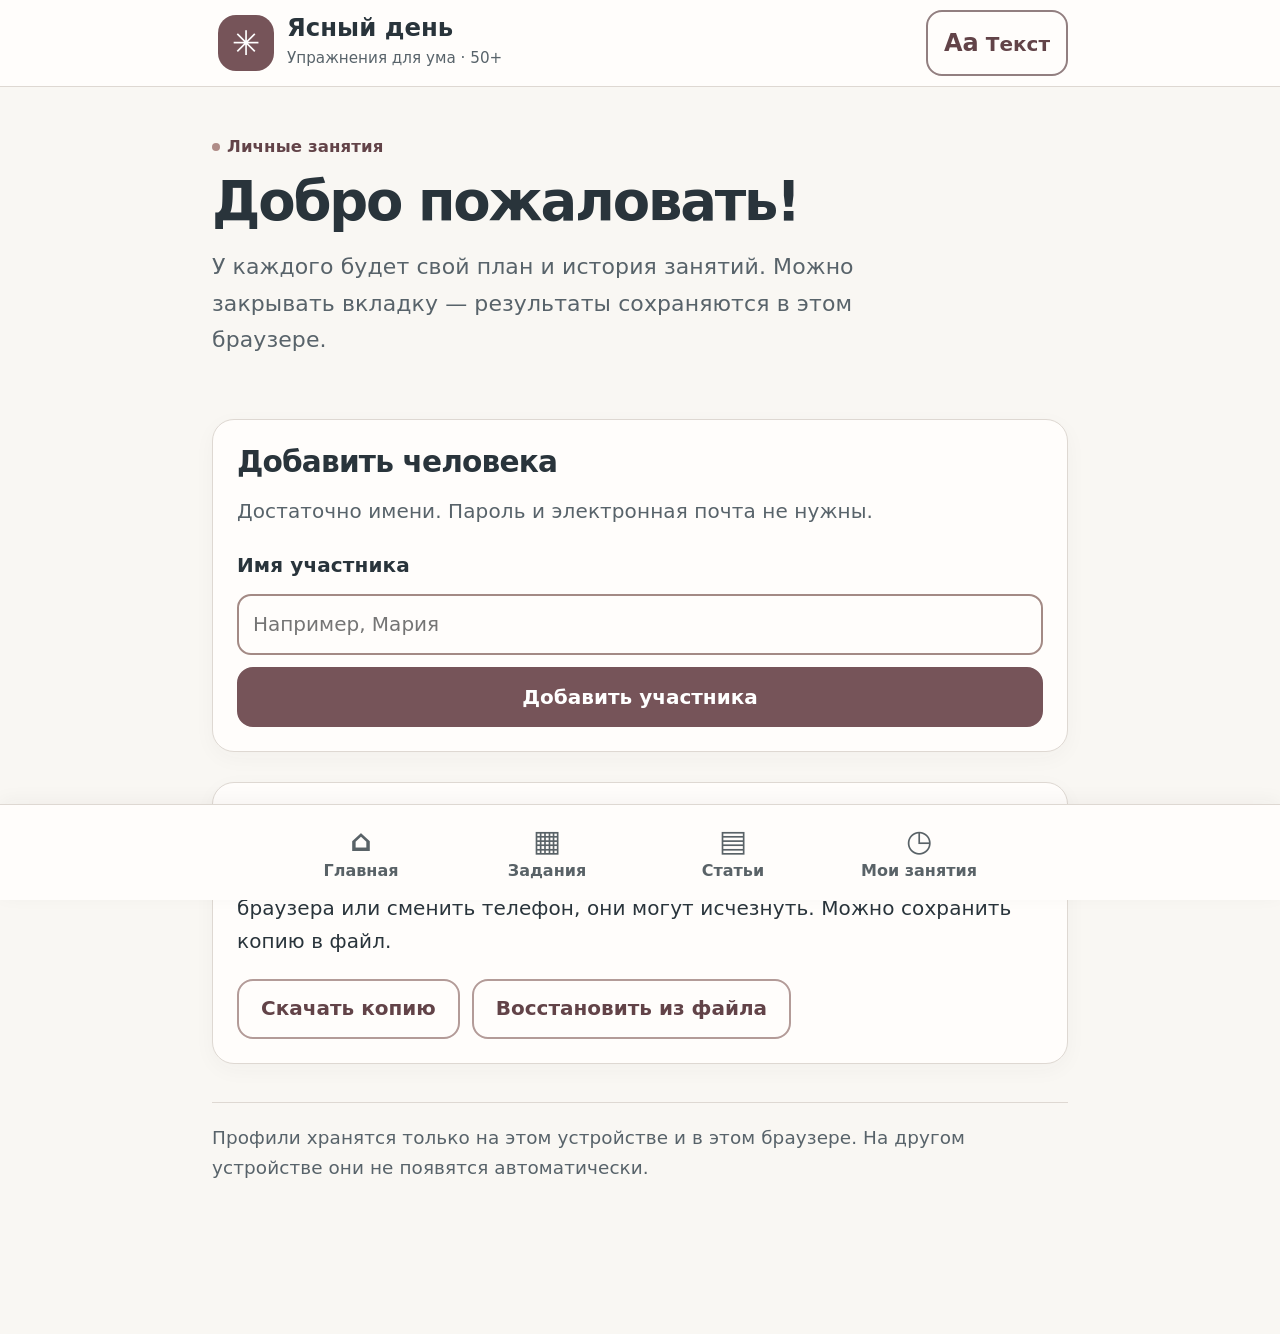
<file: index.html>
<!doctype html>
<html lang="ru">
<head>
  <meta charset="utf-8">
  <meta name="viewport" content="width=device-width, initial-scale=1, viewport-fit=cover">
  <meta name="theme-color" content="#765459">
  <meta name="description" content="Ясный день 50+: занятия для памяти, внимания и мышления, полезные статьи и спокойные практики.">
  <meta name="color-scheme" content="light">
  <link rel="manifest" href="./manifest.webmanifest">
  <link rel="icon" type="image/svg+xml" href="./icon.svg">
  <link rel="apple-touch-icon" href="./icon-192.png">
  <link rel="stylesheet" href="./styles.css">
  <title>Ясный день 50+ — память и внимание</title>
</head>
<body>
  <a class="skip-link" href="#main">Перейти к содержимому</a>
  <div id="app">
    <header class="topbar">
      <div class="container topbar-inner">
        <button type="button" class="brand" data-action="nav" data-target="home" aria-label="На главную">
          <span class="brand-mark" aria-hidden="true">✳</span><span><strong>Ясный день</strong><small>Упражнения для ума · 50+</small></span>
        </button>
        <button type="button" class="text-adjust" data-action="font" aria-label="Изменить размер текста"><span aria-hidden="true">Аа</span> Текст</button>
      </div>
    </header>
    <main id="main" class="container" tabindex="-1"><noscript>Для работы приложения нужно включить JavaScript.</noscript></main>
    <nav class="bottom-nav" aria-label="Основное меню">
      <button data-action="nav" data-target="home" class="nav-btn active"><span aria-hidden="true">⌂</span>Главная</button>
      <button data-action="nav" data-target="library" class="nav-btn"><span aria-hidden="true">▦</span>Задания</button>
      <button data-action="nav" data-target="articles" class="nav-btn"><span aria-hidden="true">▤</span>Статьи</button>
      <button data-action="nav" data-target="progress" class="nav-btn"><span aria-hidden="true">◷</span>Мои занятия</button>
    </nav>
  </div>
  <script src="./content.js" defer></script>
  <script src="./app.js" defer></script>
</body>
</html>
</file>
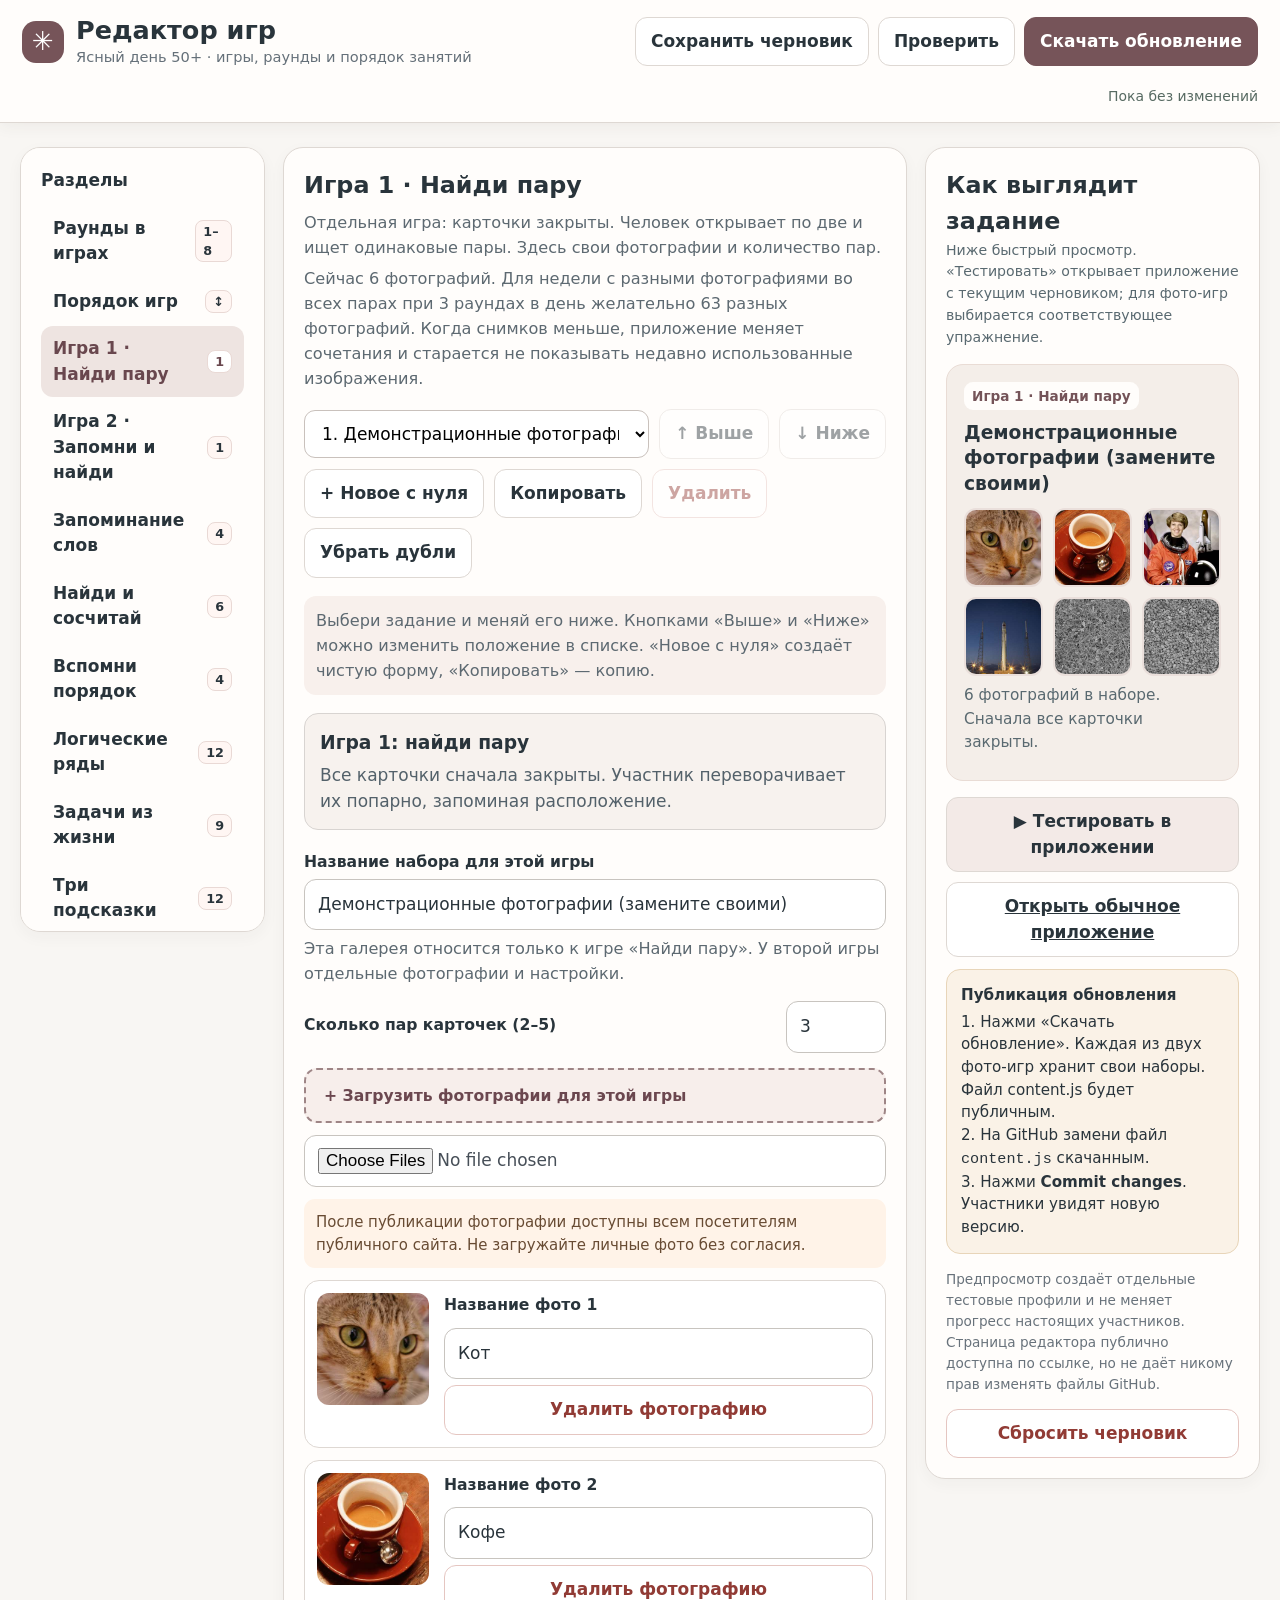
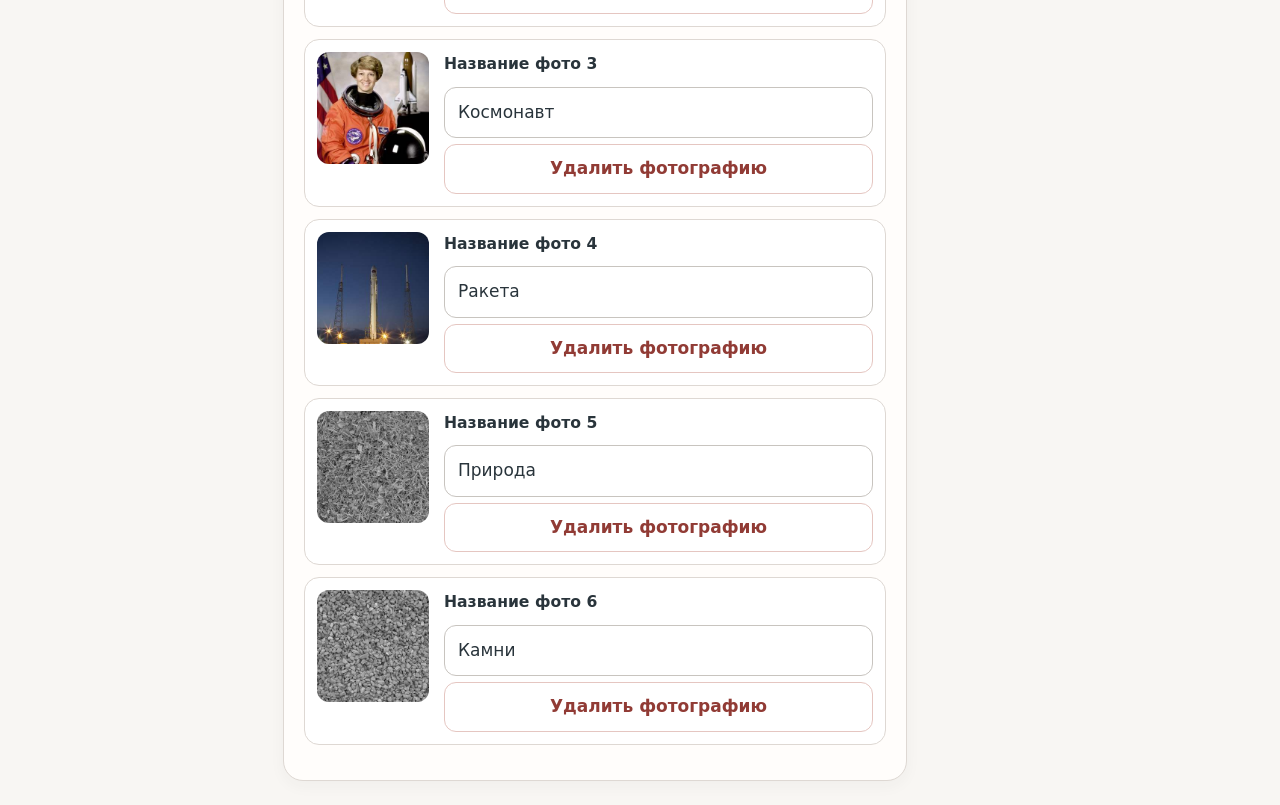
<file: studio.html>
<!doctype html>
<html lang="ru">
<head>
<meta charset="utf-8"/>
<meta name="viewport" content="width=device-width,initial-scale=1"/>
<meta name="color-scheme" content="light"/>
<meta name="robots" content="noindex,nofollow"/>
<title>Редактор игр — Ясный день 50+</title>
<style>
:root{font-family:system-ui,-apple-system,"Segoe UI",Arial,sans-serif;color:#29343b;background:#f8f6f3;font-size:17px;line-height:1.5;--accent:#765459;--dark:#29343b;--border:#ded8d3;--cream:#f8f6f3;--card:#fffdfb}
*{box-sizing:border-box}body{margin:0}button,input,textarea,select{font:inherit}button{cursor:pointer}button:disabled{cursor:not-allowed;opacity:.45}button:focus-visible,input:focus-visible,textarea:focus-visible,select:focus-visible,a:focus-visible{outline:3px solid #aa6d73;outline-offset:3px}a{color:#765459}h1,h2,h3,p{margin:0}h1{font-size:1.5rem;line-height:1.2}h2{font-size:1.4rem}h3{font-size:1.05rem}p{line-height:1.55}header{position:sticky;top:0;z-index:10;background:#fffdfb;border-bottom:1px solid var(--border);box-shadow:0 3px 15px #413b3410}.top{max-width:1420px;margin:auto;padding:15px 22px;display:flex;align-items:center;gap:18px;justify-content:space-between;flex-wrap:wrap}.logo{display:flex;align-items:center;gap:12px}.mark{width:42px;height:42px;border-radius:14px;background:var(--accent);display:grid;place-items:center;color:white;font-size:26px}.sub{color:#657079;font-size:.86rem}.actions{display:flex;gap:9px;flex-wrap:wrap;align-items:center}.button{border:1px solid var(--border);background:white;color:var(--dark);border-radius:12px;padding:11px 15px;font-weight:700;min-height:45px}.button.primary{background:var(--accent);border-color:var(--accent);color:white}.button.soft{background:#f3eae7}.button.warn{color:#913b35;border-color:#e5c6c1}.button:hover{filter:brightness(.97)}main{max-width:1420px;margin:24px auto;padding:0 20px;display:grid;grid-template-columns:245px minmax(400px,1fr) minmax(275px,335px);gap:18px;align-items:start}.panel{border:1px solid var(--border);background:var(--card);border-radius:20px;padding:20px;box-shadow:0 5px 16px #36312a0a}.sidebar{position:sticky;top:100px;max-height:calc(100vh - 115px);overflow-y:auto}.sidebar h2{font-size:1rem;margin:0 0 12px}.group{padding:10px 12px;border:0;background:transparent;border-radius:12px;width:100%;text-align:left;color:var(--dark);font-weight:650;margin:2px 0;display:flex;justify-content:space-between;gap:10px;align-items:center}.group.selected{background:#eee4e1;color:#69474e}.counter{background:#fff6f3;border:1px solid #e9d9d5;padding:1px 7px;border-radius:8px;font-size:.75rem}.group.selected .counter{background:white}.topline{display:flex;align-items:start;justify-content:space-between;gap:16px;flex-wrap:wrap;margin-bottom:18px}.desc{color:#5d6971;max-width:65ch;font-size:.95rem;margin-top:6px}.entry-tools{display:flex;gap:10px;align-items:center;flex-wrap:wrap;margin:16px 0 18px}.entry-tools select{flex:1;min-width:190px;max-width:100%;padding:12px 13px;border:1.5px solid #c9c1bc;background:white;border-radius:11px}.field{display:block;margin:15px 0}.field label{display:block;font-weight:750;font-size:.92rem;margin-bottom:5px}.field small{display:block;color:#617079;margin-top:5px;font-size:.8rem}.field input,.field textarea{width:100%;border:1.5px solid #c8c4bf;border-radius:12px;padding:12px 13px;background:white;color:var(--dark);line-height:1.5}.field textarea{resize:vertical;min-height:80px}.field textarea.rows{min-height:115px}.field textarea.paras{min-height:195px}.hint{font-size:.83rem;color:#596970}.status{font-size:.82rem;color:#576a62;margin-left:auto}.status.warning{color:#9d453b}.preview-panel{position:sticky;top:100px}.mini{border-radius:17px;background:#f4eee9;padding:17px;margin-top:15px;border:1px solid #e9dcd5}.mini span.tag{display:inline-block;background:#fffdfb;color:#745358;border-radius:9px;padding:4px 8px;font-size:.8rem;font-weight:700;margin-bottom:10px}.mini h3{font-size:1.1rem;line-height:1.35;margin-bottom:12px}.mini .choice{border:1px solid #ded1c9;border-radius:10px;margin:6px 0;padding:9px;background:white;font-size:.9rem}.mini .correct{background:#eaf2ea;border-color:#b9d1b9}.mini p{margin:8px 0;font-size:.9rem}.callout{background:#faf2e7;border:1px solid #e8d5b9;border-radius:14px;padding:14px;margin:12px 0;font-size:.89rem}.callout b{display:block;margin-bottom:4px}.footer-note{font-size:.8rem;color:#68727b;margin-top:15px}.stages{margin-top:16px;display:grid;gap:10px}.stages a,.stages button{width:100%;text-align:center}.entryempty{padding:45px 10px;text-align:center;color:#6b7277}.notify{position:fixed;right:20px;bottom:20px;padding:13px 18px;border-radius:12px;background:#263d34;color:white;max-width:350px;box-shadow:0 8px 26px #1114;display:none;z-index:30}.notify.visible{display:block}ol{padding-left:22px}li{margin:6px 0}strong{font-weight:780}@media(max-width:1120px){main{grid-template-columns:210px minmax(320px,1fr)}.preview-panel{position:static;grid-column:2}.sidebar{top:95px}}@media(max-width:720px){main{display:block;padding:0 12px;margin:12px auto}.sidebar,.preview-panel{position:static;max-height:none;margin-bottom:14px}.sidebar .groups{display:grid;grid-template-columns:1fr 1fr;gap:4px}.panel{padding:16px;margin-bottom:14px}.group{padding:10px 7px;font-size:.87rem}.top{padding:12px}.actions{width:100%}.actions .button{flex:1;padding:10px}.entry-tools select{width:100%;flex-basis:100%}.preview-panel{display:block}.status{width:100%}h1{font-size:1.25rem}}

.photo-levels{display:grid;grid-template-columns:1fr 100px;align-items:center;gap:10px;margin:15px 0}.photo-levels input{min-width:0;width:100%}.image-upload-label{display:block;padding:14px 18px;border:2px dashed #9e8586;background:#f7eeeb;border-radius:13px;font-weight:800;cursor:pointer;color:#6b474f;margin:12px 0}
#picture-files{display:block;width:100%;margin:12px 0;color:#474f58}.privacy-note{padding:12px;background:#fff3e8;border-radius:11px;font-size:.88rem;color:#684b33;line-height:1.5}
.picture-row{display:grid;grid-template-columns:112px 1fr;gap:15px;align-items:start;border:1px solid #ded8d3;border-radius:15px;padding:12px;margin:12px 0;background:#fff}
.picture-row img{width:112px;height:112px;border-radius:12px;object-fit:cover}.picture-edit{display:grid;gap:6px}.picture-edit input{width:100%;min-width:0}
.image-gallery-min{display:grid;grid-template-columns:repeat(3,minmax(0,1fr));gap:10px;margin-top:10px}.image-gallery-min img{width:100%;aspect-ratio:1;object-fit:cover;border-radius:12px;border:2px solid #eadfdb}
#edit-hint{margin:12px 0 18px;padding:12px;background:#f8f0ec;border-radius:12px}#entry-select{min-width:260px}.photo-select{width:100%;padding:12px;border:1.5px solid #c8c4bf;background:white;border-radius:12px;color:#29343b}.editor-game-explain{border:1px solid #d8d4d1;background:#f7f2ee;border-radius:14px;padding:15px;margin-bottom:20px}.editor-game-explain strong{font-size:1.1rem}.editor-game-explain p{margin-top:5px;color:#53616a}
@media(max-width:500px){.picture-row{grid-template-columns:84px 1fr}.picture-row img{width:84px;height:84px}.image-gallery-min{grid-template-columns:repeat(2,minmax(0,1fr))}}

.order-item{display:flex;align-items:center;gap:12px;background:#fff;border:1px solid #d9d2ce;border-radius:12px;padding:10px 12px;margin:8px 0}
.order-num{min-width:27px;font-weight:750;color:#765459;text-align:center}.order-name{flex:1;font-weight:700;line-height:1.4}.order-actions{display:flex;gap:6px}.order-actions button{width:46px;height:46px;border:1px solid #c9b9b9;border-radius:11px;background:#f9f3ef;font-size:1.35rem;font-weight:800;color:#5e434b}.order-actions button:disabled{opacity:.3}
@media(max-width:480px){.order-item{gap:5px;padding:9px 7px}.order-actions button{width:41px;height:43px}.order-name{font-size:.9rem}}

.round-item{display:grid;grid-template-columns:minmax(175px,1fr) auto;align-items:center;gap:14px;padding:14px 15px;margin:10px 0;border:1px solid #e2dad5;border-radius:15px;background:white}
.round-name{font-weight:750;color:#29343b}.round-note{font-size:.82rem;color:#5d6971;margin-top:3px}
.round-controls{display:flex;gap:6px;align-items:center}.round-controls button{width:43px;height:45px;border:1.5px solid #c9b9b9;background:#f9f3ef;color:#644851;border-radius:11px;font-size:1.35rem;font-weight:800}.round-controls button:disabled{opacity:.35}
.round-controls input{width:66px;height:45px;text-align:center;border:1.5px solid #c9b9b9;border-radius:11px;background:#fff;color:#29343b;font-size:1.05rem;font-weight:750}.round-controls input:disabled{background:#f2efec}
@media(max-width:500px){.round-item{gap:8px;padding:12px 10px;grid-template-columns:minmax(120px,1fr) auto}.round-controls input{width:48px}.round-controls button{width:36px;height:42px}}
</style>
<script src="./content.js" defer></script>
<script defer>
'use strict';
const KEY='yasny-editor-draft-v1';
const CATALOG={
PICTURE_PAIR_SETS:{name:'Игра 1 · Найди пару',desc:'Отдельная игра: карточки закрыты. Человек открывает по две и ищет одинаковые пары. Здесь свои фотографии и количество пар.',kind:'pictures',fields:[]},
PICTURE_MEMORY_SETS:{name:'Игра 2 · Запомни и найди',desc:'Отдельная игра: одна фотография показывается для запоминания, исчезает, и только после этого появляются варианты ответа. Здесь можно загрузить другие фотографии и выбрать время.',kind:'pictures',fields:[]},
WORD_POOLS:{name:'Запоминание слов',desc:'Каждая строка — одно слово. Один список используется в одном раунде.',kind:'list',fields:[['items','Слова','lines','Минимум 8 разных слов; лучше 12.']]},
FOCUS_POOLS:{name:'Найди и сосчитай',desc:'Первое слово — искомое, остальные — похожие отвлекающие.',kind:'list',fields:[['items','Слова','lines','Нужно 4 или больше: первое — цель.']]},
SEQ_POOLS:{name:'Вспомни порядок',desc:'Наборы для запоминания последовательности.',kind:'list',fields:[['items','Слова','lines','Минимум 5 разных слов.']]},
LOGIC:{name:'Логические ряды',desc:'Варианты ответов и объяснение правильного решения.',kind:'object',fields:[['q','Задание','text'],['choices','Варианты ответов','lines','Каждый ответ — с новой строки, минимум два.'],['answer','Правильный ответ','text','В точности как один из вариантов.'],['why','Объяснение','textarea']]},
EVERYDAY:{name:'Задачи из жизни',desc:'Небольшие бытовые задачи без давления времени.',kind:'object',fields:[['q','Вопрос','textarea'],['choices','Варианты ответов','lines'],['answer','Правильный ответ','text'],['why','Объяснение','textarea']]},
ASSOCIATIONS:{name:'Три подсказки',desc:'Три ассоциации, четыре возможных ответа.',kind:'object',fields:[['clues','Подсказки','lines','Желательно ровно три.'],['choices','Варианты ответов','lines'],['answer','Правильный ответ','text'],['why','Объяснение','textarea']]},
SPEECH_PROMPTS:{name:'Подбери слова',desc:'Участник называет или записывает слова по заданной теме.',kind:'object',fields:[['title','Название задания','text'],['hint','Пояснение','textarea'],['sample','Пример','textarea']]},
PLANNING_TASKS:{name:'Планирование',desc:'Три действия должны быть записаны сразу в правильном порядке.',kind:'object',fields:[['q','Ситуация','textarea'],['steps','Правильный порядок действий','lines','Каждое действие с новой строки, минимум три.'],['why','Объяснение','textarea']]},
ARTICLES:{name:'Полезные статьи',desc:'Короткие статьи для чтения в приложении.',kind:'object',fields:[['id','Уникальный ID (латиница)','text'],['category','Раздел','text'],['minutes','Время чтения в минутах','number'],['title','Заголовок','text'],['source','Код источника','text','Например who, nia, rusmanual. Используй существующий код источника.'],['paras','Абзацы статьи','paragraphs','Отделяйте абзацы пустой строкой.'],['tip','Совет в конце','textarea']]},
NEURO_VIDEOS:{name:'Видео нейрогимнастики',desc:'Используются ссылки на оригинальные видеоплееры, не копии чужих роликов.',kind:'object',fields:[['id','Уникальный ID (латиница)','text'],['name','Название','text'],['author','Автор / канал','text'],['provider','Платформа','text'],['length','Продолжительность','text'],['desc','Описание','textarea'],['url','Ссылка на оригинал','text','Ссылка должна начинаться с https://'],['embed','Ссылка для встраивания','text','Используй адрес встраивания, предоставленный платформой.']]},
NEURO_STEPS:{name:'Движения рук',desc:'Пошаговые движения и более простой вариант.',kind:'object',fields:[['name','Название','text'],['duration','Примерная длительность','text'],['kind','Что тренируем','text'],['instruction','Инструкция','textarea'],['easier','Упрощённый вариант','textarea']]}
};
const toText=v=>v==null?'':typeof v==='string'?v:String(v);
const htmlEscape=x=>toText(x).replace(/[&<>"']/g,c=>({'&':'&amp;','<':'&lt;','>':'&gt;','"':'&quot;',"'":'&#39;'}[c]));
const clone=v=>JSON.parse(JSON.stringify(v));
let published, content, selectedType='PICTURE_PAIR_SETS', selectedIndex=0, statusTimer;
const PHOTO_KEYS=['PICTURE_PAIR_SETS','PICTURE_MEMORY_SETS'];
// Приоритет порядка игр внутри ежедневных комплексов. Выбор игр продолжает меняться по дням.
const DEFAULT_PLAN_ORDER=['words','changes','picturepairs','focus','symbols','picturefind','sequence','logic','association','wordfluency','planning','everyday','neuro','calm'];
const GAME_TITLES={words:'Запоминание слов',changes:'Что исчезло?',picturepairs:'Найди пару',focus:'Найди и сосчитай',symbols:'Найди символ',picturefind:'Запомни и найди',sequence:'Вспомни порядок',logic:'Продолжи ряд',association:'Три подсказки',wordfluency:'Подбери слова',planning:'Расставь по порядку',everyday:'Задачи из жизни',neuro:'Нейрогимнастика',calm:'Спокойное дыхание'};
const DEFAULT_ROUNDS={picturepairs:3,picturefind:3,words:3,focus:4,sequence:3,logic:4,everyday:4,calm:1,neuro:5,changes:3,symbols:4,association:4,wordfluency:3,planning:3};
function roundMax(type){return type==='calm'?1:type==='neuro'?Math.max(1,content?.NEURO_STEPS?.length||5):8}
function normalizeRoundCounts(o){const counts=o.ROUND_COUNTS&&typeof o.ROUND_COUNTS==='object'&&!Array.isArray(o.ROUND_COUNTS)?o.ROUND_COUNTS:{};
 o.ROUND_COUNTS=Object.fromEntries(Object.entries(DEFAULT_ROUNDS).map(([type,fallback])=>{
 const n=Number(counts[type]),max=type==='neuro'?Math.max(1,o.NEURO_STEPS?.length||5):type==='calm'?1:8;
 return [type,Number.isInteger(n)&&n>=1&&n<=max?n:Math.min(fallback,max)];
 }));return o;}

function normalizePlanOrder(o){const v=Array.isArray(o.PLAN_ORDER)?o.PLAN_ORDER:[];o.PLAN_ORDER=[...new Set([...v.filter(x=>DEFAULT_PLAN_ORDER.includes(x)),...DEFAULT_PLAN_ORDER])];return o;}

function migratePhotoCollections(obj){
 const legacy=Array.isArray(obj.PICTURE_SETS)?obj.PICTURE_SETS:[];
 for(const key of PHOTO_KEYS){
  if(!Array.isArray(obj[key]))obj[key]=clone(legacy).map((s,i)=>({...s,id:(key==='PICTURE_PAIR_SETS'?'pair-':'memory-')+(s.id||i)}));
  for(const rec of obj[key]){if(key==='PICTURE_MEMORY_SETS'&&rec.studySeconds===undefined)rec.studySeconds=15;}
 }
 return normalizeRoundCounts(normalizePlanOrder(obj));
}
const $=id=>document.getElementById(id);
function inform(msg,problem=false){const el=$('notify');el.textContent=msg;el.style.background=problem?'#894b42':'#263d34';el.classList.add('visible');setTimeout(()=>el.classList.remove('visible'),2600)}
function restoreDraft(){try{const val=JSON.parse(localStorage.getItem(KEY)||'null');return val&&typeof val==='object'&&Array.isArray(val.LOGIC)?Object.assign({},clone(window.YASNY_CONTENT),val):null}catch{return null}}
function saveDraft(){try{localStorage.setItem(KEY,JSON.stringify(content));$('status').textContent='Черновик сохранён в этом браузере';$('status').classList.remove('warning')}catch(e){$('status').textContent='Не удалось сохранить черновик. Скачай файл.';$('status').classList.add('warning')}}
function markSaved(){clearTimeout(statusTimer);$('status').textContent='Сохранение…';statusTimer=setTimeout(saveDraft,300)}
function humanItem(item,idx,type){if(PHOTO_KEYS.includes(type))return `${idx+1}. ${item.title||'Набор фотографий'} (${item.images?.length||0} фото)`;if(Array.isArray(item))return `${idx+1}. ${item.slice(0,3).join(' · ')}${item.length>3?'…':''}`;return `${idx+1}. ${item.title||item.q||item.name||item.clues?.join(' + ')||'Задание'}`.slice(0,80)}
function listTypes(){const list=$('groups');list.innerHTML=`<button class="group ${selectedType==='__ROUNDS__'?'selected':''}" type="button" data-type="__ROUNDS__">Раунды в играх <span class="counter">1–8</span></button><button class="group ${selectedType==='__ORDER__'?'selected':''}" type="button" data-type="__ORDER__">Порядок игр <span class="counter">↕</span></button>`+Object.keys(CATALOG).map(k=>`<button class="group ${k===selectedType?'selected':''}" data-type="${k}" type="button">${htmlEscape(CATALOG[k].name)} <span class="counter">${content[k].length}</span></button>`).join('');list.querySelectorAll('button').forEach(b=>b.addEventListener('click',()=>{selectedType=b.dataset.type;selectedIndex=0;renderAll()}))}
function getItems(){return content[selectedType]}
function removeDuplicates(){let removed=0;for(const key of Object.keys(CATALOG)){
 const list=content[key],seen=new Set();content[key]=list.filter(item=>{let fingerprint=JSON.stringify(item);if(seen.has(fingerprint)){removed++;return false}seen.add(fingerprint);return true});
 }
 selectedIndex=0;markSaved();renderAll();inform(removed?`Удалено повторов: ${removed}`:'Одинаковых заданий не найдено');}
function moveEntry(direction){if(selectedType==='__ORDER__'||selectedType==='__ROUNDS__')return;const list=getItems();const to=selectedIndex+direction;if(to<0||to>=list.length)return;[list[selectedIndex],list[to]]=[list[to],list[selectedIndex]];selectedIndex=to;markSaved();renderAll();inform('Задание перемещено');}
function renderGameOrder(){
  const host=$('fields');const order=content.PLAN_ORDER;
  host.hidden=false;
  host.innerHTML=`<div class="editor-game-explain"><strong>Очередность упражнений</strong><p>Перемещай игры кнопками ↑ и ↓. Этот порядок используется в ежедневных занятиях на 15, 20 и 30 минут. Состав игр по-прежнему чередуется по дням. Уже начатые занятия не изменятся.</p></div><div id="order-items">${order.map((k,i)=>`<div class="order-item"><span class="order-num">${i+1}.</span><span class="order-name">${htmlEscape(GAME_TITLES[k])}</span><div class="order-actions"><button data-move-order="-1" data-index="${i}" ${i===0?'disabled':''} title="Выше" aria-label="${htmlEscape(GAME_TITLES[k])}: выше">↑</button><button data-move-order="1" data-index="${i}" ${i===order.length-1?'disabled':''} title="Ниже" aria-label="${htmlEscape(GAME_TITLES[k])}: ниже">↓</button></div></div>`).join('')}</div><p class="footer-note">Это приоритет расположения игр, а не обязательное участие каждой игры каждый день. Например, две фото-игры по-прежнему чередуются.</p>`;
  host.querySelectorAll('[data-move-order]').forEach(btn=>btn.addEventListener('click',()=>{const i=Number(btn.dataset.index),j=i+Number(btn.dataset.moveOrder);if(j<0||j>=order.length)return;[order[i],order[j]]=[order[j],order[i]];markSaved();renderAll();}));
  $('mini').innerHTML=`<span class="tag">Порядок игр</span><h3>Порядок, который ты настроила</h3><ol>${order.map(k=>`<li>${htmlEscape(GAME_TITLES[k])}</li>`).join('')}</ol>`;
}
function renderRounds(){
 const host=$('fields');host.hidden=false;
 const rows=DEFAULT_PLAN_ORDER.map(type=>{
  const val=content.ROUND_COUNTS[type],max=roundMax(type),fixed=type==='calm';
  return `<div class="round-item"><div><div class="round-name">${htmlEscape(GAME_TITLES[type])}</div><div class="round-note">${fixed?'Одна дыхательная практика, без дополнительных раундов':type==='neuro'?'Движений в опубликованном комплексе: '+max:'Можно выбрать от 1 до 8 раундов'}</div></div><div class="round-controls"><button type="button" data-round-step="-1" data-round-type="${type}" aria-label="Уменьшить: ${htmlEscape(GAME_TITLES[type])}" ${val<=1?'disabled':''}>−</button><input data-round-type="${type}" aria-label="Раундов: ${htmlEscape(GAME_TITLES[type])}" type="number" inputmode="numeric" min="1" max="${max}" value="${val}" ${fixed?'disabled':''}/><button type="button" data-round-step="1" data-round-type="${type}" aria-label="Увеличить: ${htmlEscape(GAME_TITLES[type])}" ${val>=max?'disabled':''}>+</button></div></div>`;
 }).join('');
 host.innerHTML=`<div class="editor-game-explain"><strong>Сколько заданий будет в одной игре</strong><p>Для каждой игры своё количество раундов. Например, логика — 3, поиск пар — 5, слова — 2. Запас вопросов и фотографий в библиотеке от этого не меняется.</p></div><div class="callout"><b>Как это влияет на 20-минутный комплекс</b>Больше раундов — длиннее занятие, меньше — короче. 20 минут остаётся ориентиром, приложение не ускоряет человека и не ставит таймер на решение.</div><div id="round-items">${rows}</div><p class="footer-note">Раунды изменятся со следующего запуска игры. Уже начатые участниками задания останутся с прежним количеством.</p>`;
 function update(type,n){const max=roundMax(type);const next=Math.max(1,Math.min(max,Math.round(Number(n)||1)));content.ROUND_COUNTS[type]=next;markSaved();renderRounds();}
 host.querySelectorAll('[data-round-step]').forEach(b=>b.addEventListener('click',()=>{const t=b.dataset.roundType;update(t,content.ROUND_COUNTS[t]+Number(b.dataset.roundStep))}));
 host.querySelectorAll('input[data-round-type]').forEach(el=>el.addEventListener('change',()=>update(el.dataset.roundType,el.value)));
 $('mini').innerHTML=`<span class="tag">Раунды в играх</span><h3>Твои настройки</h3><div>${DEFAULT_PLAN_ORDER.map(t=>`<div class="choice">${htmlEscape(GAME_TITLES[t])}: <strong>${content.ROUND_COUNTS[t]}</strong></div>`).join('')}</div><p class="hint">Нажми «Скачать обновление» и опубликуй content.js, чтобы настройки получили все участники.</p>`;
}
function renderEntryList(){let a=getItems();if(selectedIndex>=a.length)selectedIndex=Math.max(0,a.length-1);$('entry-select').innerHTML=a.map((x,i)=>`<option value="${i}">${htmlEscape(humanItem(x,i,selectedType))}</option>`).join('');$('entry-select').value=String(selectedIndex);$('empty').hidden=a.length!==0;$('fields').hidden=a.length===0;$('delete').disabled=a.length<=1;$('duplicate').disabled=a.length===0;$('move-up').disabled=a.length===0||selectedIndex===0;$('move-down').disabled=a.length===0||selectedIndex===a.length-1}
function fieldText(v,kind){if(kind==='paragraphs')return Array.isArray(v)?v.join('\n\n'):toText(v);if(kind==='lines')return Array.isArray(v)?v.join('\n'):toText(v);return toText(v)}
async function photoToData(file){
 if(!file.type.startsWith('image/'))throw new Error('Нужен файл изображения JPG, PNG, WEBP или HEIC, поддерживаемый браузером');
 const objectUrl=URL.createObjectURL(file);
 try{const image=new Image();image.src=objectUrl;await image.decode();const canvas=document.createElement('canvas');const side=Math.min(image.naturalWidth,image.naturalHeight);
 canvas.width=400;canvas.height=400;const ctx=canvas.getContext('2d',{alpha:false});ctx.fillStyle='#ffffff';ctx.fillRect(0,0,400,400);
 ctx.drawImage(image,(image.naturalWidth-side)/2,(image.naturalHeight-side)/2,side,side,0,0,400,400);
 return canvas.toDataURL('image/jpeg',0.62);
 }finally{URL.revokeObjectURL(objectUrl)}
}
function renderPictureFields(){
 const rec=getItems()[selectedIndex],host=$('fields');host.innerHTML='';if(!rec)return;
 const memory=selectedType==='PICTURE_MEMORY_SETS';
 const wrapper=document.createElement('div');wrapper.className='field';
 wrapper.innerHTML=`<div class="editor-game-explain"><strong>${memory?'Игра 2: запомни и найди':'Игра 1: найди пару'}</strong><p>${memory?'Фото появляется отдельно, затем исчезает. После этого участник выбирает правильное фото среди других.':'Все карточки сначала закрыты. Участник переворачивает их попарно, запоминая расположение.'}</p></div>
 <label for="picture-title">Название набора для этой игры</label><input id="picture-title" placeholder="Например, предметы дома"/>
 <p class="desc">${memory?'Эта галерея относится только к игре «Запомни и найди».':'Эта галерея относится только к игре «Найди пару». У второй игры отдельные фотографии и настройки.'}</p>
 ${memory?`<div class="photo-levels"><label for="photo-find-count">Сколько картинок показывать при поиске (3–6)</label><input id="photo-find-count" type="number" min="3" max="6"/></div><div class="field"><label for="photo-study-seconds">Время на запоминание</label><select id="photo-study-seconds" class="photo-select"><option value="0">Без таймера, по кнопке</option><option value="10">10 секунд</option><option value="15">15 секунд</option><option value="20">20 секунд</option><option value="30">30 секунд</option></select><small>По истечении времени фотография исчезнет автоматически. Участник также может нажать «Я запомнил(а)» раньше.</small></div>`:`<div class="photo-levels"><label for="photo-pairs-count">Сколько пар карточек (2–5)</label><input id="photo-pairs-count" type="number" min="2" max="5"/></div>`}
 <label for="picture-files" class="image-upload-label">+ Загрузить фотографии для этой игры</label><input id="picture-files" type="file" accept="image/*" multiple/><p class="privacy-note">После публикации фотографии доступны всем посетителям публичного сайта. Не загружайте личные фото без согласия.</p><div id="picture-gallery" class="image-gallery"></div>`;
 host.appendChild(wrapper);
 const controls=memory?[['photo-find-count','findOptions',3,6,5]]:[['photo-pairs-count','pairs',2,5,3]];
 for(const [field,key,min,max,defaultValue] of controls){const input=$(field);input.value=String(rec[key]??defaultValue);input.addEventListener('change',()=>{rec[key]=Math.max(min,Math.min(max,Number(input.value)||defaultValue));input.value=rec[key];markSaved();renderMini()})}
 if(memory){const seconds=$('photo-study-seconds');seconds.value=String([0,10,15,20,30].includes(Number(rec.studySeconds))?Number(rec.studySeconds):15);seconds.addEventListener('change',()=>{rec.studySeconds=Number(seconds.value);markSaved();renderMini()})}
 const title=$('picture-title');title.value=rec.title||'';title.addEventListener('input',()=>{rec.title=title.value;markSaved();renderMini()});
 $('picture-files').addEventListener('change',async event=>{
  const files=Array.from(event.target.files||[]);if(!files.length)return;
  inform('Обрабатываю фотографии…');for(const file of files){try{const src=await photoToData(file);rec.images.push({id:'image-'+Date.now().toString(36)+Math.random().toString(36).slice(2,6),name:file.name.replace(/\.[^.]+$/,'').slice(0,40)||'Фото',src});}catch(err){inform(`Не удалось прочитать ${file.name}`,true)}}
  markSaved();renderPictureGallery();renderMini();event.target.value='';
 });renderPictureGallery();
}

function renderPictureGallery(){const rec=getItems()[selectedIndex];const host=$('picture-gallery');if(!host)return;
 host.innerHTML=(rec.images||[]).map((im,i)=>`<div class="picture-row"><img src="${htmlEscape(im.src)}" alt="${htmlEscape(im.name)}"/><div class="picture-edit"><label for="image-name-${i}">Название фото ${i+1}</label><input id="image-name-${i}" data-rename="${i}" value="${htmlEscape(im.name)}" aria-label="Название фотографии ${i+1}"/><button type="button" class="button warn" data-remove="${i}">Удалить фотографию</button></div></div>`).join('')||'<p class="desc">Пока нет фотографий. Нажмите «Загрузить свои фотографии».</p>';
 host.querySelectorAll('[data-rename]').forEach(input=>input.addEventListener('input',()=>{rec.images[Number(input.dataset.rename)].name=input.value;markSaved();renderMini()}));
 host.querySelectorAll('[data-remove]').forEach(btn=>btn.addEventListener('click',()=>{rec.images.splice(Number(btn.dataset.remove),1);markSaved();renderPictureGallery();renderMini()}));
}

function renderFields(){const schema=CATALOG[selectedType],row=getItems()[selectedIndex];$('fields').innerHTML='';if(!row)return;if(schema.kind==='pictures'){renderPictureFields();return;}for(const [name,label,kind,hint] of schema.fields){let v=schema.kind==='list'?row:row[name];const container=document.createElement('div');container.className='field';let l=document.createElement('label');l.textContent=label;let ctl=document.createElement(kind==='textarea'||kind==='lines'||kind==='paragraphs'?'textarea':'input');ctl.id='field-'+name;l.htmlFor=ctl.id;container.appendChild(l);if(ctl.tagName==='TEXTAREA'){ctl.className=kind==='paragraphs'?'paras':kind==='lines'?'rows':'';ctl.rows=kind==='paragraphs'?9:kind==='lines'?5:3}else{ctl.type=kind==='number'?'number':'text';if(kind==='number')ctl.min='1'}ctl.value=fieldText(v,kind);ctl.addEventListener('input',()=>{let newVal=ctl.value;if(kind==='lines')newVal=newVal.split(/\r?\n/).map(x=>x.trim()).filter(Boolean);if(kind==='paragraphs')newVal=newVal.split(/\n\s*\n/).map(x=>x.trim()).filter(Boolean);if(kind==='number')newVal=Math.max(1,Number(newVal)||1);if(schema.kind==='list')getItems()[selectedIndex]=newVal;else getItems()[selectedIndex][name]=newVal;markSaved();renderMini();});container.appendChild(ctl);if(hint){let el=document.createElement('small');el.textContent=hint;container.appendChild(el)}$('fields').appendChild(container)}}
function renderMini(){const typ=selectedType,rec=getItems()[selectedIndex],host=$('mini');if(!rec){host.innerHTML='<p>Добавьте первое задание.</p>';return}let h=`<span class="tag">${htmlEscape(CATALOG[typ].name)}</span>`;if(PHOTO_KEYS.includes(typ)){h+=`<h3>${htmlEscape(rec.title)}</h3><div class="image-gallery-min">${(rec.images||[]).map(im=>`<img src="${htmlEscape(im.src)}" alt="${htmlEscape(im.name)}" title="${htmlEscape(im.name)}"/>`).join('')}</div><p class="hint">${rec.images?.length||0} фотографий в наборе. ${typ==='PICTURE_MEMORY_SETS'?'Образец исчезнет через '+(Number(rec.studySeconds)||0)+' сек. (0 = по кнопке).':'Сначала все карточки закрыты.'}</p>`}
else if(Array.isArray(rec)){h+=`<h3>${typ==='FOCUS_POOLS'?'Найдите первый элемент':'Запомните слова'}</h3><div>${rec.map((x,i)=>`<div class="choice">${typ==='FOCUS_POOLS'&&i===0?'Цель: ':''}${htmlEscape(x)}</div>`).join('')}</div>`}
else if(rec.choices){h+=`<h3>${htmlEscape(rec.q||rec.clues?.join(' · ')||'Какой вариант подходит?')}</h3>${rec.choices.map(c=>`<div class="choice ${c===rec.answer?'correct':''}">${htmlEscape(c)}</div>`).join('')}<p class="hint">Правильный ответ выделен только в редакторе.</p>`}
else if(rec.steps){h+=`<h3>${htmlEscape(rec.q)}</h3>${rec.steps.map((step,i)=>`<div class="choice">${i+1}. ${htmlEscape(step)}</div>`).join('')}`}
else if(rec.paras){h+=`<h3>${htmlEscape(rec.title)}</h3>${rec.paras.slice(0,2).map(p=>`<p>${htmlEscape(p)}</p>`).join('')}`}
else{h+=`<h3>${htmlEscape(rec.title||rec.name||'Новое упражнение')}</h3><p>${htmlEscape(rec.hint||rec.desc||rec.instruction||'Заполните поля слева.')}</p>`}host.innerHTML=h}
function libraryWarning(){const items=getItems();if(!Array.isArray(items)||selectedType==='__ORDER__'||selectedType==='__ROUNDS__')return '';
 const rounds={LOGIC:content.ROUND_COUNTS.logic,EVERYDAY:content.ROUND_COUNTS.everyday,ASSOCIATIONS:content.ROUND_COUNTS.association,SPEECH_PROMPTS:content.ROUND_COUNTS.wordfluency,PLANNING_TASKS:content.ROUND_COUNTS.planning,FOCUS_POOLS:content.ROUND_COUNTS.focus,PICTURE_PAIR_SETS:content.ROUND_COUNTS.picturepairs,PICTURE_MEMORY_SETS:content.ROUND_COUNTS.picturefind};
 const needed=7*(rounds[selectedType]||0);
 if(!needed)return '';
 if(['PICTURE_PAIR_SETS','PICTURE_MEMORY_SETS'].includes(selectedType)){
  const photos=items.reduce((n,set)=>n+(set.images||[]).filter(im=>im.src).length,0);
  const perRound=selectedType==='PICTURE_PAIR_SETS'?Math.max(2,Math.min(5,Number(items[0]?.pairs)||3)):1;
  const minimum=needed*perRound;
  return `<p class="desc">Сейчас ${photos} фотографий. Для недели с разными ${selectedType==='PICTURE_PAIR_SETS'?'фотографиями во всех парах':'образцами для запоминания'} при ${rounds[selectedType]} раундах в день желательно ${minimum} разных фотографий. Когда снимков меньше, приложение меняет сочетания и старается не показывать недавно использованные изображения.</p>`;
 }
 return items.length<needed?`<p class="desc">В библиотеке ${items.length} заданий. Для недели с минимальными повторами при ${rounds[selectedType]} раундах в день желательно около ${needed}. Пока вариантов меньше, программа будет повторять давно показанные раньше новых.</p>`:'';
}
function renderAll(){if(selectedType==='__ROUNDS__'){$('section-title').textContent='Раунды в играх';$('section-desc').textContent='У каждой игры можно настроить своё количество раундов.';listTypes();$('entry-tools').hidden=true;$('edit-hint').hidden=true;$('empty').hidden=true;$('errors').hidden=true;renderRounds();return;}if(selectedType==='__ORDER__'){ $('section-title').textContent='Порядок игр в занятиях';$('section-desc').textContent='Здесь можно менять очередность игр для ежедневных занятий, включая основной режим 20 минут.';listTypes();$('entry-tools').hidden=true;$('edit-hint').hidden=true;$('empty').hidden=true;$('errors').hidden=true;renderGameOrder();return;}$('entry-tools').hidden=false;$('edit-hint').hidden=false;const cfg=CATALOG[selectedType];$('section-title').textContent=cfg.name;$('section-desc').textContent=cfg.desc;listTypes();renderEntryList();renderFields();renderMini();const note=libraryWarning();if(note)$('section-desc').insertAdjacentHTML('beforeend',note)}
function newRow(type){
 if(PHOTO_KEYS.includes(type))return {id:(type==='PICTURE_PAIR_SETS'?'pairs-':'memory-')+Date.now().toString(36)+Math.random().toString(36).slice(2,6),title:'Новый набор фотографий',pairs:3,findOptions:5,studySeconds:15,images:[]};
 if(CATALOG[type].kind==='list')return [];
 const o={};for(const [name,,kind] of CATALOG[type].fields)o[name]=kind==='lines'||kind==='paragraphs'?[]:kind==='number'?2:'';
 if('id'in o)o.id='new-'+Math.random().toString(36).slice(2,9);
 if(type==='ARTICLES')o.source='who';
 return o;
}
function readErrors(){
 let problems=[];
 for(const type of Object.keys(DEFAULT_ROUNDS)){
  const n=content.ROUND_COUNTS?.[type];
  if(!Number.isInteger(n)||n<1||n>roundMax(type))problems.push(`${GAME_TITLES[type]}: выберите от 1 до ${roundMax(type)} раундов`);
 }

 for(const type of Object.keys(CATALOG)){
  const a=content[type];
  if(!Array.isArray(a)||!a.length){problems.push(`${CATALOG[type].name}: нет заданий`);continue;}
  for(let i=0;i<a.length;i++){
   const o=a[i],ref=`${CATALOG[type].name} №${i+1}`;
   if(PHOTO_KEYS.includes(type)){
    const n=o.images?.filter(x=>x.src).length||0;
    const min=type==='PICTURE_PAIR_SETS'?Math.max(2,Number(o.pairs)||3):Math.max(3,Number(o.findOptions)||5);
    if(n<min)problems.push(`${ref}: нужно минимум ${min} разных фотографий; загружено ${n}`);
    if(o.images&&new Set(o.images.map(x=>x.src)).size!==o.images.length)problems.push(`${ref}: одинаковые изображения в одном наборе`);
    if(type==='PICTURE_MEMORY_SETS'&&![0,10,15,20,30].includes(Number(o.studySeconds)))problems.push(`${ref}: выберите время запоминания`);
    continue;
   }
   if(Array.isArray(o)){
    const min=type==='FOCUS_POOLS'?4:type==='WORD_POOLS'?8:5;
    if(o.length<min)problems.push(`${ref}: минимум ${min} слов`);
    if(new Set(o).size!==o.length)problems.push(`${ref}: повторяются слова`);
    continue;
   }
   for(const [key,label] of CATALOG[type].fields){
    const v=o[key];
    if(v===undefined||v===null||(typeof v==='string'&&!v.trim())||(Array.isArray(v)&&!v.length))problems.push(`${ref}: заполните «${label}»`);
   }
   if(o.choices){
    if(o.choices.length<2)problems.push(`${ref}: минимум два ответа`);
    if(!o.choices.includes(o.answer))problems.push(`${ref}: правильный ответ не совпадает с вариантами`);
   }
   if(type==='ASSOCIATIONS'&&o.clues.length!==3)problems.push(`${ref}: нужно ровно три подсказки`);
   if(type==='PLANNING_TASKS'&&o.steps.length<3)problems.push(`${ref}: минимум три действия`);
   if(type==='NEURO_VIDEOS'&&(!/^https:\/\//.test(o.url)||!/^https:\/\//.test(o.embed)))problems.push(`${ref}: ссылки должны начинаться с https://`);
   if(['ARTICLES','NEURO_VIDEOS'].includes(type)&&!/^[a-z0-9_-]+$/i.test(o.id))problems.push(`${ref}: ID может содержать только латиницу, цифры, - или _`);
   if(type==='ARTICLES'&&!['dual','who','rus','rusmanual','active','review','nhs','breath','nia','pointer','nice','wcag','nih'].includes(o.source))problems.push(`${ref}: неизвестный код источника`);
  }
  if(type==='WORD_POOLS'||type==='FOCUS_POOLS'||type==='SEQ_POOLS'){if(new Set(a.map(x=>JSON.stringify(x))).size!==a.length)problems.push(`${CATALOG[type].name}: есть полностью одинаковые списки. Нажмите «Убрать дубли».`)}
  if(['ARTICLES','NEURO_VIDEOS',...PHOTO_KEYS].includes(type)){
   const ids=a.map(v=>v.id);
   if(new Set(ids).size!==ids.length)problems.push(`${CATALOG[type].name}: повторяются ID`);
  }
 }
 return problems;
}
function checkContent(){const errs=readErrors();$('errors').hidden=!errs.length;$('errors').innerHTML=errs.length?`<b>Нужно поправить перед публикацией (${errs.length}):</b><ol>${errs.slice(0,18).map(e=>`<li>${htmlEscape(e)}</li>`).join('')}${errs.length>18?`<li>И ещё ${errs.length-18}…</li>`:''}</ol>`:'<b>Всё заполнено корректно.</b>';return errs.length===0}
function exportedContent(){return `/* Материалы приложения «Ясный день 50+». Создано редактором studio.html. */\n(function(){\n  const published = ${JSON.stringify((()=>{const data=clone(content);delete data.PICTURE_SETS;return data})(),null,2)};\n  let current = published;\n  if (new URLSearchParams(location.search).get('preview') === '1') {\n    try {\n      const draft = JSON.parse(localStorage.getItem('yasny-editor-draft-v1') || 'null');\n      if (draft && typeof draft === 'object' && Array.isArray(draft.LOGIC) && Array.isArray(draft.NEURO_VIDEOS)) current = Object.assign({}, published, draft);\n    } catch (e) { console.warn('Не удалось загрузить черновик', e); }\n  }\n  window.YASNY_CONTENT = current;\n})();\n`}
function download(filename,str,mime){const blob=new Blob([str],{type:mime});const url=URL.createObjectURL(blob),a=document.createElement('a');a.href=url;a.download=filename;document.body.appendChild(a);a.click();a.remove();setTimeout(()=>URL.revokeObjectURL(url),2000)}
document.addEventListener('DOMContentLoaded',()=>{
  if(!window.YASNY_CONTENT){document.body.innerHTML='<h1 style="padding:35px">Не загружен content.js. Положите studio.html рядом с content.js.</h1>';return}
  published=migratePhotoCollections(clone(window.YASNY_CONTENT));content=migratePhotoCollections(restoreDraft()||clone(published));renderAll();$('status').textContent=restoreDraft()?'Найден сохранённый черновик':'Пока без изменений';
  $('entry-select').addEventListener('change',e=>{selectedIndex=Number(e.target.value);renderEntryList();renderFields();renderMini();const note=libraryWarning();if(note)$('section-desc').insertAdjacentHTML('beforeend',note)});
  $('dedupe').onclick=removeDuplicates;
  $('move-up').onclick=()=>moveEntry(-1);
  $('move-down').onclick=()=>moveEntry(1);
  $('add').onclick=()=>{getItems().push(newRow(selectedType));selectedIndex=getItems().length-1;markSaved();renderAll();inform('Задание добавлено — отредактируйте поля')};
  $('duplicate').onclick=()=>{getItems().splice(selectedIndex+1,0,clone(getItems()[selectedIndex]));selectedIndex++;let rec=getItems()[selectedIndex];if(!Array.isArray(rec)&&'id'in rec)rec.id='copy-'+Math.random().toString(36).slice(2,8);markSaved();renderAll();inform('Создана копия задания')};
  $('delete').onclick=()=>{if(getItems().length<=1)return inform('В этой категории нужно оставить хотя бы одно задание',true);if(!confirm('Удалить это задание из черновика?'))return;getItems().splice(selectedIndex,1);selectedIndex=Math.max(0,selectedIndex-1);markSaved();renderAll()};
  $('save').onclick=()=>{clearTimeout(statusTimer);saveDraft();inform('Черновик сохранён на этом устройстве')};
  $('check').onclick=()=>{if(checkContent())inform('Проверка пройдена. Можно открыть предпросмотр.')};
  $('preview').onclick=()=>{saveDraft();const exercise=selectedType==='PICTURE_PAIR_SETS'?'picturepairs':selectedType==='PICTURE_MEMORY_SETS'?'picturefind':null;window.open('./index.html?preview=1'+(exercise?'&exercise='+exercise:''),'_blank','noopener')};
  $('download').onclick=()=>{saveDraft();if(!checkContent())return inform('Исправьте замечания в блоке проверки',true);download('content.js',exportedContent(),'text/javascript;charset=utf-8');inform('Файл content.js скачан. Загрузите его на GitHub.')};
  $('reset').onclick=()=>{if(!confirm('Удалить локальный черновик и вернуть материалы из опубликованного content.js?'))return;content=migratePhotoCollections(clone(published));localStorage.removeItem(KEY);selectedIndex=0;renderAll();$('status').textContent='Черновик сброшен'};
});
</script>
</head>
<body>
<header><div class="top"><div class="logo"><div class="mark" aria-hidden="true">✳</div><div><h1>Редактор игр</h1><p class="sub">Ясный день 50+ · игры, раунды и порядок занятий</p></div></div><div class="actions"><button class="button" id="save" type="button">Сохранить черновик</button><button class="button" id="check" type="button">Проверить</button><button class="button primary" id="download" type="button">Скачать обновление</button></div><div class="status" id="status" aria-live="polite">Загрузка…</div></div></header>
<main>
<aside class="panel sidebar"><h2>Разделы</h2><div class="groups" id="groups"></div><div class="callout"><b>Как устроено сохранение</b>Изменения в редакторе видны только тебе, пока не загрузишь обновлённый файл на GitHub.</div></aside>
<section class="panel"><div class="topline"><div><h2 id="section-title"></h2><p class="desc" id="section-desc"></p></div></div><div class="entry-tools" id="entry-tools"><select aria-label="Выберите задание" id="entry-select"></select><button class="button" type="button" id="move-up" title="Переместить выбранное задание выше">↑ Выше</button><button class="button" type="button" id="move-down" title="Переместить выбранное задание ниже">↓ Ниже</button><button class="button" id="add" type="button">+ Новое с нуля</button><button class="button" id="duplicate" type="button">Копировать</button><button class="button warn" id="delete" type="button">Удалить</button><button class="button" id="dedupe" type="button">Убрать дубли</button></div><p class="desc" id="edit-hint">Выбери задание и меняй его ниже. Кнопками «Выше» и «Ниже» можно изменить положение в списке. «Новое с нуля» создаёт чистую форму, «Копировать» — копию.</p><div id="empty" class="entryempty" hidden>Здесь пока нет заданий. Нажмите «Добавить».</div><div id="fields"></div><div id="errors" class="callout" hidden aria-live="polite"></div></section>
<aside class="panel preview-panel"><h2>Как выглядит задание</h2><p class="hint">Ниже быстрый просмотр. «Тестировать» открывает приложение с текущим черновиком; для фото-игр выбирается соответствующее упражнение.</p><div class="mini" id="mini"></div><div class="stages"><button class="button soft" id="preview" type="button">▶ Тестировать в приложении</button><a class="button" href="./index.html" target="_blank" rel="noopener">Открыть обычное приложение</a></div><div class="callout"><b>Публикация обновления</b>1. Нажми «Скачать обновление». Каждая из двух фото-игр хранит свои наборы. Файл content.js будет публичным.<br/>2. На GitHub замени файл <code>content.js</code> скачанным.<br/>3. Нажми <strong>Commit changes</strong>. Участники увидят новую версию.</div><p class="footer-note">Предпросмотр создаёт отдельные тестовые профили и не меняет прогресс настоящих участников. Страница редактора публично доступна по ссылке, но не даёт никому прав изменять файлы GitHub.</p><button class="button warn" id="reset" type="button" style="width:100%;margin-top:14px">Сбросить черновик</button></aside>
</main><div id="notify" class="notify" role="status" aria-live="polite"></div>
</body>
</html>
</file>
<file: styles.css>
:root{--ink:#29343B;--muted:#58636A;--brand:#765459;--brand-dark:#624348;--paper:#F9F7F3;--surface:#FFFDFB;--line:#DED8D2;--mint:#F3EAE6;--soft:#F7F2EE;--gold:#D7BCA6;--focus:#6D536C;--danger:#9B423A;--font-size:20px;--radius:22px;--max:900px;color-scheme:light}
*{box-sizing:border-box}html{font-family:system-ui,-apple-system,'Segoe UI',Roboto,'Helvetica Neue',Arial,sans-serif;font-size:var(--font-size);scroll-behavior:smooth}body{margin:0;background:var(--paper);color:var(--ink);line-height:1.66;letter-spacing:.01em;-webkit-font-smoothing:antialiased;text-rendering:optimizeLegibility}button,input,select{font:inherit}button{cursor:pointer}button:disabled{opacity:.55;cursor:not-allowed}a{color:var(--brand);text-underline-offset:4px}button:focus-visible,a:focus-visible,input:focus-visible{outline:4px solid var(--focus);outline-offset:3px}.container{max-width:var(--max);padding:0 22px;margin:0 auto}.skip-link{position:absolute;left:-9999px;z-index:1000;background:#fff;padding:12px}.skip-link:focus{left:12px;top:12px}.topbar{background:rgba(255,255,255,.92);backdrop-filter:saturate(160%) blur(10px);box-shadow:0 1px 0 #e2e8e4}.topbar-inner{height:86px;display:flex;align-items:center;justify-content:space-between;gap:20px}.brand{display:flex;align-items:center;text-align:left;background:none;border:0;gap:13px;color:var(--ink);padding:6px}.brand-mark{display:grid;place-items:center;color:white;background:linear-gradient(145deg,var(--brand),#6ea79d);font-size:34px;border-radius:18px;width:56px;height:56px;box-shadow:0 10px 24px rgba(78,141,130,.18)}.brand strong{font-size:1.22rem;line-height:1.1;display:block;font-weight:800}.brand small{display:block;color:var(--muted);font-size:.72rem;margin-top:4px}.text-adjust{border:1px solid #d6dfda;background:#fff;color:var(--brand-dark);border-radius:16px;padding:11px 16px;min-height:50px;font-weight:750;white-space:nowrap;box-shadow:0 4px 14px rgba(35,58,52,.04)}.text-adjust span{font-size:1.2rem}main{padding-top:34px!important;padding-bottom:132px!important;min-height:calc(100vh - 100px)}.eyebrow{display:inline-flex;gap:7px;align-items:center;font-weight:750;font-size:.83rem;color:var(--brand);margin-bottom:10px}.eyebrow:before{content:'';width:8px;height:8px;background:#6f9e86;border-radius:50%}h1,h2,h3,p{margin-top:0}h1{font-size:clamp(1.85rem,5vw,2.72rem);letter-spacing:-.04em;line-height:1.14;margin:0 0 16px;font-weight:820}h2{font-size:1.48rem;line-height:1.22;letter-spacing:-.028em;margin-bottom:15px;font-weight:800}h3{font-size:1.15rem;line-height:1.32;margin-bottom:8px;font-weight:780}.lead{font-size:1.1rem;color:var(--muted);max-width:720px}.small{font-size:.85rem}.muted{color:var(--muted)}.hero{background:linear-gradient(145deg,#eef5f2 0%,#f8f7f3 56%,#fbf4e7 100%);padding:34px 34px 30px;border-radius:30px;border:1px solid #dfe6e1;position:relative;overflow:hidden;box-shadow:0 18px 40px rgba(34,49,58,.05)}.hero:after{content:'✳';position:absolute;font-size:130px;color:#c7d9d0;opacity:.4;right:-18px;top:-34px;pointer-events:none}.hero>*{position:relative;z-index:1}.hero .lead{max-width:600px}.badge{display:inline-flex;background:#f0f5f2;border:1px solid #dbe7e0;color:#35574f;font-size:.82rem;font-weight:760;padding:7px 13px;border-radius:999px}.section{margin:30px 0}.section-header{display:flex;align-items:baseline;justify-content:space-between;gap:15px;flex-wrap:wrap}.card{background:var(--surface);border:1px solid var(--line);border-radius:var(--radius);padding:24px;box-shadow:0 10px 28px rgba(35,58,52,.045)}.card.soft{background:var(--soft)}.grid{display:grid;grid-template-columns:repeat(2,minmax(0,1fr));gap:15px}.grid-three{display:grid;grid-template-columns:repeat(3,minmax(0,1fr));gap:14px}.stack{display:grid;gap:18px}.btn{border:2px solid transparent;background:linear-gradient(180deg,#5b9a8f 0%,var(--brand) 100%);color:#fff;min-height:58px;padding:13px 22px;border-radius:16px;font-weight:780;font-size:1rem;display:inline-flex;justify-content:center;align-items:center;gap:10px;line-height:1.25;text-align:center;transition:transform .1s,background .1s,box-shadow .1s;box-shadow:0 8px 18px rgba(78,141,130,.18)}.btn:hover{background:linear-gradient(180deg,#4f9085 0%,var(--brand-dark) 100%);box-shadow:0 10px 20px rgba(78,141,130,.22)}.btn:active{transform:scale(.99)}.btn.secondary{border-color:#d1dbd5;color:var(--brand-dark);background:#fff;box-shadow:none}.btn.secondary:hover{background:#f1f5f2}.btn.ghost{border:0;background:transparent;color:var(--brand)}.btn.full{width:100%}.btn.small-btn{font-size:.9rem;min-height:47px;padding:8px 12px}.btn.light{background:#eef5f2;color:#2f5c54;box-shadow:none}.option{min-height:66px;width:100%;text-align:left;border:2px solid #d1dbd5;border-radius:16px;padding:14px 16px;background:#fff;color:var(--ink);font-weight:720;box-shadow:0 3px 10px rgba(35,58,52,.025)}.option:hover,.option.selected{border-color:var(--brand);background:#f1f7f4}.option.selected{box-shadow:inset 0 0 0 1px var(--brand)}.options{display:grid;grid-template-columns:repeat(2,minmax(0,1fr));gap:12px}.options.centered .option{text-align:center}.row{display:flex;align-items:center;gap:12px;flex-wrap:wrap}.row.between{justify-content:space-between}.topspace{margin-top:18px}.bottomspace{margin-bottom:18px}.mode{border:2px solid var(--line);border-radius:18px;padding:10px 18px;background:white;min-width:96px;min-height:58px;text-align:center;color:var(--ink);font-weight:760;box-shadow:0 3px 10px rgba(35,58,52,.025)}.mode.selected{background:linear-gradient(180deg,#5a998e 0%,var(--brand) 100%);color:white;border-color:var(--brand);box-shadow:0 8px 18px rgba(78,141,130,.18)}.mode-row{display:flex;gap:10px;flex-wrap:wrap;margin:17px 0 23px}.feature-icon{background:#f0f5f2;border-radius:16px;width:54px;height:54px;display:grid;place-items:center;font-size:1.55rem;margin-bottom:14px}.feature-card{display:flex;flex-direction:column;min-height:204px}.feature-card p{color:var(--muted);font-size:.87rem;margin:0 0 16px}.feature-card .btn{margin-top:auto}.banner{padding:18px 20px;background:#fcf6ea;border:1px solid #eadabb;border-radius:18px;font-size:.94rem;color:#5a4930}.tip{padding:18px 20px;border-radius:18px;background:#f0f6f2;border-left:5px solid #7ea08b;margin:15px 0}.progress-bar{height:13px;border-radius:99px;background:#dfe7e2;overflow:hidden;margin:10px 0}.progress-bar div{background:#347765;height:100%;border-radius:99px;transition:width .3s}.game-card{background:white;border:1px solid var(--line);border-radius:26px;padding:25px;margin:22px 0;box-shadow:0 12px 26px rgba(35,58,52,.04)}.game-card .hint{color:var(--muted);font-size:.88rem}.game-title{font-size:1.3rem;font-weight:800}.memory-words{display:grid;grid-template-columns:repeat(2,minmax(0,1fr));gap:12px;list-style:none;padding:0;margin:25px 0}.memory-words li,.sequence-item{display:grid;place-items:center;min-height:76px;background:#f1f6f3;border:2px solid #d8e2dc;border-radius:18px;text-align:center;font-weight:760;font-size:1.07rem;padding:10px}.count-grid{display:grid;grid-template-columns:repeat(4,minmax(0,1fr));gap:9px;margin:20px 0}.count-grid span{border:1px solid #dbe3df;border-radius:12px;background:#f6f8f6;min-height:58px;display:grid;place-items:center;font-weight:700;font-size:1rem;white-space:nowrap}.number-sequence{font-size:clamp(1.58rem,5vw,2.2rem);font-weight:820;letter-spacing:.08em;text-align:center;background:#f3f7f5;padding:26px 10px;border-radius:20px;margin:19px 0}.selected-sequence{min-height:65px;background:#f5f8f6;padding:11px;border:1px dashed var(--brand);border-radius:16px;display:flex;gap:10px;align-items:center;flex-wrap:wrap;margin-bottom:18px;font-weight:700}.feedback{margin:18px 0 0;padding:19px;background:#eff6f1;border-radius:18px;border:1px solid #dbe7de;color:#29493a}.feedback.neutral{background:#fcf6ea;border-color:#e7d9bb;color:#5b4b34}.feedback p{margin:8px 0 0}.article-card{display:flex;flex-direction:column;gap:8px}.article-card .btn{align-self:start}.article-text{line-height:1.82;font-size:1.06rem}.article-text p{margin-bottom:18px}.article-text ul{padding-left:26px}.article-text li{margin-bottom:10px}.article-meta{color:var(--muted);font-size:.85rem;margin-bottom:22px}.count-big{font-size:2.8rem;line-height:1.1;font-weight:850;color:var(--brand-dark)}.days{display:grid;grid-template-columns:repeat(7,minmax(0,1fr));gap:6px}.day{text-align:center;border-radius:15px;padding:10px 2px;background:#f4f7f5;font-size:.82rem;color:var(--muted);min-width:0}.day.completed{background:#deeee4;color:#2f5e52;font-weight:800}.day strong{display:block;font-size:1.25rem;margin-top:6px}.breath-wrap{display:grid;place-items:center;min-height:270px;overflow:hidden}.breath-circle{width:168px;height:168px;border-radius:100%;background:radial-gradient(circle,#deefe5,#9bc7b8);border:6px solid #bfdccd;box-shadow:0 0 0 26px #edf4ef;transition:transform 3.9s ease-in-out;display:grid;place-items:center;font-weight:850;font-size:1.5rem;color:#1e5147}.breath-circle.exhale{transform:scale(.83);transition-duration:5.9s}.breath-circle.inhale{transform:scale(1.08)}.timer{text-align:center;font-size:1.5rem;font-variant-numeric:tabular-nums;font-weight:800}.bottom-nav{position:fixed;bottom:0;left:0;right:0;z-index:20;display:flex;gap:6px;justify-content:center;background:rgba(255,255,255,.96);backdrop-filter:saturate(150%) blur(10px);border-top:1px solid #e2e8e3;padding:10px max(12px,env(safe-area-inset-right)) calc(10px + env(safe-area-inset-bottom)) max(12px,env(safe-area-inset-left));box-shadow:0 -8px 30px rgba(20,58,51,.06)}.nav-btn{width:min(23%,180px);border:none;border-radius:16px;min-height:70px;background:transparent;color:#5a6b69;display:flex;flex-direction:column;align-items:center;justify-content:center;gap:4px;font-size:.76rem;line-height:1.2;font-weight:800;text-align:center}.nav-btn span{font-size:1.5rem;line-height:1.1}.nav-btn.active{background:#eef5f2;color:#2d6056;box-shadow:inset 0 0 0 1px #dde7e1}.source-list li{margin-bottom:12px}.footnote{margin-top:38px;color:#61756f;font-size:.84rem;border-top:1px solid #dbe5df;padding-top:20px}.divider{border:0;border-top:1px solid var(--line);margin:23px 0}.setting-row{display:flex;justify-content:space-between;gap:14px;align-items:center;padding:13px 0;border-bottom:1px solid var(--line)}.setting-row:last-child{border:0}.chip{font-size:.84rem;font-weight:700;color:#3e625b;background:#f0f5f2;border-radius:99px;padding:5px 11px}.sr-only{position:absolute;left:-10000px;width:1px;height:1px;overflow:hidden}.empty{padding:25px;border:1px dashed #c8d4ce;background:#fff;border-radius:14px;text-align:center}.back{margin-bottom:20px;min-height:49px;background:none;border:0;font-weight:800;color:var(--brand-dark);padding:8px 0}.card:focus-within{scroll-margin-top:18px}@media(min-width:700px){.main-content{max-width:760px}.hero{padding:40px}main{padding-top:42px!important}}@media(max-width:580px){:root{--font-size:20px}.container{padding-left:16px;padding-right:16px}.topbar-inner{height:74px}.brand-mark{height:46px;width:46px;font-size:29px;border-radius:14px}.brand strong{font-size:1.06rem}.brand small{font-size:.64rem}.text-adjust{padding:9px;min-height:45px;font-size:.84rem}.text-adjust span{display:none}.hero{padding:24px 19px;border-radius:24px}.hero:after{font-size:95px}.grid,.grid-three{grid-template-columns:1fr}.feature-card{min-height:auto}.game-card{padding:20px 16px}.card{padding:20px}.options{gap:9px}.option{padding:13px;font-size:.97rem}.count-grid{gap:6px}.count-grid span{min-height:52px;font-size:.92rem}.nav-btn{width:25%;font-size:.66rem}.nav-btn span{font-size:1.42rem}.days{gap:4px}.day{font-size:.69rem;padding:9px 1px}.memory-words li{min-height:70px}}@media(prefers-reduced-motion:reduce){*,*::before,*::after{scroll-behavior:auto!important;transition:none!important;animation:none!important}}

.card p,.card li,.game-card p,.game-card li{max-width:68ch}.article-card p{max-width:60ch}.card ul,.game-card ul{padding-left:1.2em}.card li,.game-card li{margin-bottom:.4em}

/* Дополнительные игры: спокойные элементы с крупными целями касания. */

.btn{background:linear-gradient(180deg,#32766c 0%,#2c7269 100%);color:#fff}
.btn:hover{background:#215b54}
.mode.selected{background:linear-gradient(180deg,#32766c 0%,#2c7269 100%)}
.hero{background:linear-gradient(145deg,#eff5f2 0%,#f8f8f4 56%,#faf2e6 100%)}
.clue-grid{display:grid;grid-template-columns:repeat(3,minmax(0,1fr));gap:10px;margin:22px 0}
.clue{display:grid;gap:10px;place-items:center;text-align:center;background:#f0f5f2;border:1px solid #d8e3dc;border-radius:16px;min-height:104px;padding:14px 6px;font-weight:750;font-size:.98rem;overflow-wrap:anywhere}
.clue-number{background:#d7e8df;border-radius:50%;height:27px;width:27px;display:grid;place-items:center;font-size:.78rem;color:#285c50}
.symbol-grid{display:grid;grid-template-columns:repeat(6,minmax(0,1fr));gap:8px;margin:20px 0}
.symbol-grid span{display:grid;place-items:center;background:#f5f7f5;border:1px solid #dce4de;border-radius:13px;min-height:68px;font-size:1.8rem;color:var(--ink)}
.big-symbol{font-size:1.6rem;vertical-align:middle}
.word-label{font-weight:760;display:block;margin:18px 0 10px}
.word-input{display:block;width:100%;border-radius:17px;background:white;border:2px solid #bfcfc7;padding:15px 16px;font:inherit;color:var(--ink);line-height:1.5;resize:vertical;min-height:132px}
.word-input:focus-visible{outline:4px solid var(--focus);outline-offset:3px}
.nav-btn{font-size:.8rem;min-height:75px}
.brand small{font-size:.76rem}
.small,.article-meta,.footnote,.game-card .hint{font-size:.92rem}
.feature-card p{font-size:.94rem}
@media(max-width:580px){.clue-grid{grid-template-columns:repeat(3,minmax(0,1fr));gap:7px}.clue{font-size:.87rem;min-height:100px;padding:10px 4px}.symbol-grid{grid-template-columns:repeat(6,minmax(0,1fr));gap:4px}.symbol-grid span{min-height:52px;font-size:1.4rem;border-radius:10px}.nav-btn{font-size:.72rem;min-height:72px}.brand small{font-size:.72rem}.small,.article-meta,.footnote,.game-card .hint{font-size:.9rem}.feature-card p{font-size:.92rem}}
@media(max-width:360px){.symbol-grid{grid-template-columns:repeat(6,minmax(0,1fr))}.symbol-grid span{min-height:45px;font-size:1.2rem}}

/* Версия 1.4. Нейрогимнастика — крупные элементы, тёплая палитра и понятные движения. */
.neuro-banner{margin-top:20px}.neuro-feature{background:linear-gradient(135deg,#FFF0E0,#FFFAF2);border:2px solid #E4C4AD;display:grid;grid-template-columns:85px minmax(0,1fr);gap:20px;align-items:start}
.neuro-feature-icon,.neuro-symbol{width:78px;height:78px;display:grid;place-items:center;background:#FBE0CB;color:#753827;border-radius:21px;font-size:2.3rem;line-height:1}
.neuro-feature p{color:var(--ink)}.neuro-feature .row .btn{flex:1 1 220px}.neuro-intro{display:grid;grid-template-columns:85px minmax(0,1fr);gap:20px;background:#FFF1E4;border:2px solid #E3C6B0}
.neuro-small-feature{background:#FFEEDE;display:flex;gap:16px;justify-content:space-between;align-items:center;flex-wrap:wrap;border:2px solid #E3C6B0}
.neuro-small-feature p{margin-bottom:0}.neuro-video-card h3{font-size:1.2rem;margin:17px 0 8px}.neuro-video-card .btn{width:100%}
.neuro-video-link{margin:14px 0 0;text-align:center;font-size:.9rem}.video-frame{margin:18px 0;border-radius:16px;overflow:hidden;aspect-ratio:16/9;background:#203039;border:1px solid #8E8075}
.video-frame iframe{display:block;width:100%;height:100%;border:0}
.neuro-step-short{display:grid;grid-template-columns:48px 1fr;gap:14px;align-items:start}.neuro-step-short p{margin-bottom:0}
.neuro-step-number{background:#994B35;color:white;font-size:1.15rem;font-weight:800;width:44px;height:44px;border-radius:13px;display:grid;place-items:center}
.neuro-guided h2{margin:15px 0}.neuro-instruction{font-size:1.16rem;line-height:1.65;font-weight:650;background:#FFF1E1;border:2px solid #D8B29B;padding:23px 22px;border-radius:18px;margin:22px 0}
.neuro-guided .btn{width:100%;margin-top:13px}
@media(max-width:580px){.neuro-feature,.neuro-intro{grid-template-columns:1fr;gap:14px}.neuro-feature-icon,.neuro-symbol{width:62px;height:62px;font-size:2rem;border-radius:17px}.neuro-guided .neuro-instruction{padding:19px 17px}.neuro-video-card h3{font-size:1.15rem}}

/* === ЯСНЫЙ ДЕНЬ 50+ · 1.5 — СОГЛАСОВАННАЯ ПАЛИТРА ===
   Единственный цветовой акцент: спокойная розовая глина.
   Цвет не единственный сигнал выделения: есть границы, подписи и формы. */
:root {
  --ink:#29343B; --muted:#58636A;
  --brand:#765459; --brand-dark:#624348;
  --paper:#F9F7F3; --surface:#FFFDFB;
  --line:#DED8D2; --soft:#F7F2EE;
  --tint:#F1E7E3; --tint-dark:#E7D5CF;
  --tint-text:#61464B;
  --mint:#F1E7E3; --gold:#D7BCA6;
  --focus:#674760; --danger:#9B423A;
  --font-size:20px; --radius:22px; --max:900px;
}
html{background:var(--paper)}
body{color:var(--ink);background:var(--paper);line-height:1.67;letter-spacing:.005em}
a{color:var(--brand-dark);text-underline-offset:3px;text-decoration-thickness:1.5px}
button:focus-visible,a:focus-visible,input:focus-visible,textarea:focus-visible{outline:3px solid var(--focus);outline-offset:3px}
.topbar{background:#FFFDFB;box-shadow:0 1px 0 var(--line)}
.brand{color:var(--ink)}
.brand-mark{background:var(--brand);box-shadow:none;color:white}
.brand strong{color:var(--ink)}
.brand small{color:var(--muted)}
.text-adjust{color:var(--brand-dark);background:#FFFDFB;border:2px solid #927F80;box-shadow:none}
h1,h2,h3,.game-title{color:var(--ink)}
.lead,.muted,.article-meta,.game-card .hint{color:var(--muted)}
.eyebrow{color:var(--brand-dark)}
.eyebrow:before{background:#AF8C87}
.hero{background:linear-gradient(145deg,#F2E6E0 0%,#F6ECE6 53%,#FBF4ED 100%);border:1px solid #E7D6CD;box-shadow:none}
.hero:after{color:#CCACA0;opacity:.24}
.badge,.chip{background:#F4ECE7;color:var(--tint-text);border:1px solid #E3D5CD;font-weight:750}
.card,.game-card{background:var(--surface);border:1px solid var(--line);box-shadow:0 6px 22px rgba(69,50,44,.035)}
.card.soft{background:#F9F4EF}
.btn{background:var(--brand);border-color:var(--brand);color:#FFF;box-shadow:none;border-radius:16px;min-height:60px;font-weight:800}
.btn:hover{background:var(--brand-dark);border-color:var(--brand-dark);box-shadow:none}
.btn.secondary{background:#FFFDFB;color:var(--brand-dark);border:2px solid #B39B98;box-shadow:none}
.btn.secondary:hover{background:#F5ECE8}
.btn.ghost{background:transparent;color:var(--brand-dark);border-color:transparent;box-shadow:none}
.btn.light{background:var(--tint);border-color:#D7C4BE;color:var(--brand-dark);box-shadow:none}
.mode{background:#FFFDFB;border:2px solid #B4A19B;color:var(--ink);box-shadow:none}
.mode.selected{background:var(--brand);border-color:var(--brand);color:white;box-shadow:none}
.option{background:#FFFDFB;color:var(--ink);border:2px solid #B4A19B;box-shadow:none}
.option:hover,.option.selected{background:#F6EBE6;border-color:var(--brand)}
.option.selected{box-shadow:inset 0 0 0 1px var(--brand)}
.feature-icon,.feature-card:nth-child(4n+2) .feature-icon,.feature-card:nth-child(4n+3) .feature-icon,.feature-card:nth-child(4n+4) .feature-icon{background:#F1E6E1;color:var(--brand-dark)}
.feature-card p{color:var(--muted)}
.banner{background:#F5EDE5;color:#57483F;border:1px solid #DCCABF}
.tip{background:#F6EEE9;color:var(--ink);border-left:5px solid #A98783}
.progress-bar{background:#EAE0D9}
.progress-bar div{background:var(--brand)}
.memory-words li,.sequence-item{background:#F6EEE8;border:2px solid #DCC9BE;color:var(--ink)}
.count-grid span{background:#FBF7F3;border-color:#E4D9CF;color:var(--ink)}
.number-sequence{background:#F6EEE8;color:var(--ink)}
.selected-sequence{background:#F9F1EB;border-color:#B49690}
.feedback{background:#F3EBE6;border:1px solid #DCCAC2;color:#4C4540}
.feedback.neutral{background:#F6EEE5;border-color:#DCC9B9;color:#55473D}
.day{background:#F7F1EC;color:var(--muted)}
.day.completed{background:#E9D9D4;color:#593F47}
.count-big{color:var(--brand-dark)}
.breath-circle{background:radial-gradient(circle,#F6EEE9,#DCC4BD);border:6px solid #D7BEB5;box-shadow:0 0 0 24px #F3EBE5;color:var(--brand-dark)}
.bottom-nav{background:#FFFDFB;border-top:1px solid var(--line);box-shadow:0 -4px 18px rgba(50,40,37,.045)}
.nav-btn{color:#596267}
.nav-btn.active{background:#F1E4DE;color:var(--brand-dark);box-shadow:inset 0 0 0 1px #DCCAC2}
.footnote{color:var(--muted);border-top:1px solid var(--line)}
.divider{border-top-color:var(--line)}
.setting-row{border-bottom-color:var(--line)}
.empty{background:var(--surface);border-color:#B4A19B}
.back{color:var(--brand-dark)}
.clue{background:#F7EFE9;border:2px solid #B4A19B;color:var(--ink)}
.clue-number{background:#E8D5CD;color:#67474A}
.symbol-grid span{background:#FAF6F2;border:1px solid #DDD0C7;color:var(--ink)}
.word-input{background:#FFFDFB;border:2px solid #AA9591;color:var(--ink)}
/* Нейрогимнастика — в той же системе, без отдельных цветных секций. */
.neuro-feature{background:linear-gradient(145deg,#F4E8E2,#FBF6F1);border:1px solid #E3D3CA}
.neuro-intro,.neuro-small-feature{background:#F7EEE9;border:1px solid #E3D3CA}
.neuro-feature-icon,.neuro-symbol{background:#EAD7D0;color:var(--brand-dark)}
.neuro-step-number{background:var(--brand);color:white}
.neuro-instruction{background:#F7EEE9;border:2px solid #D7BEB2;color:var(--ink)}
.video-frame{background:#29343B;border-color:#AE9B96}
.neuro-video-card{background:var(--surface)}
@media(max-width:580px){
  :root{--font-size:20px}
  .brand small{font-size:.72rem}
  .nav-btn{font-size:.76rem;min-height:76px}
  .small,.article-meta,.footnote,.game-card .hint{font-size:.93rem}
  .feature-card p{font-size:.97rem}
}

/* Несколько участников: крупные элементы, один спокойный визуальный стиль. */
.profile-switch{display:flex;align-items:center;justify-content:space-between;flex-wrap:wrap;gap:12px;margin-bottom:26px;padding:12px 16px;background:#F5EFEA;border:1px solid #E2D7CF;border-radius:16px;font-size:.92rem;color:var(--ink)}
.profile-switch strong{font-weight:800}
.profile-switch-btn{border:2px solid #A38A85;color:var(--brand-dark);background:#FFFDFB;border-radius:13px;padding:9px 13px;min-height:48px;font-size:.88rem;font-weight:780;cursor:pointer}
.profile-switch-btn:hover{background:#F7EDE8}
.profile-card h2{margin-bottom:4px;overflow-wrap:anywhere}
.profile-card p{margin-bottom:7px}
.profile-actions{display:grid;grid-template-columns:1fr 1fr;gap:10px;margin-top:10px}
.profile-actions .btn.full{grid-column:1/-1}
.profile-form{display:grid;gap:12px}
.profile-form label{font-weight:750}
.profile-form input{width:100%;min-height:60px;background:#FFFDFB;border:2px solid #A38A85;border-radius:14px;color:var(--ink);padding:12px 14px;font-size:1rem}
.profile-form input:focus-visible,.profile-switch-btn:focus-visible{outline:4px solid #9A6A1F;outline-offset:2px}
@media(max-width:580px){.profile-switch{font-size:.86rem;padding:10px 12px}.profile-switch-btn{font-size:.8rem}.profile-actions{gap:8px}.profile-actions .btn{padding:10px 8px;font-size:.86rem;min-width:0}}

/* Игры с фотографиями: большие кнопки, без ограничений по времени */
.photo-pairs-grid,.photo-find-grid{display:grid;grid-template-columns:repeat(3,minmax(0,1fr));gap:12px;margin:20px 0}
.photo-tile,.photo-choice{min-width:0;min-height:102px;border:2px solid #d5c8c4;border-radius:18px;background:#f4eae7;padding:5px;aspect-ratio:1;display:flex;align-items:center;justify-content:center;overflow:hidden;cursor:pointer}
.photo-tile span{font-size:2.7rem;font-weight:800;color:#765459}.photo-tile img,.photo-choice img,.photo-target img{height:100%;width:100%;object-fit:cover;border-radius:12px}
.photo-tile.open,.photo-choice:focus-visible{border-color:#765459;background:#fff}
.photo-tile.matched{border:4px solid #44715c;background:#e5f2e9;opacity:1}
.photo-target{border-radius:20px;padding:10px;background:#f6eee9;border:2px solid #ddc5bb;display:flex;flex-direction:column;gap:6px;align-items:center;max-width:250px;margin:16px auto}
.photo-target img{height:180px;object-fit:cover}.photo-target span{font-size:.88rem;font-weight:800;color:#765459;letter-spacing:.08em}
.photo-choice{background:white}.photo-choice:hover{border-color:#765459}
@media(max-width:420px){.photo-pairs-grid,.photo-find-grid{gap:8px}.photo-tile,.photo-choice{min-height:85px;border-radius:13px}.photo-target img{height:150px}}

/* Фото: отдельный этап запоминания, затем выбор без видимого образца */
.photo-memory-timer{margin:14px 0;font-size:1.08rem;color:#4e535d;text-align:center}.photo-memory-timer strong{font-variant-numeric:tabular-nums;font-size:1.35rem;color:#6e4651}.photo-memory-result{margin-top:18px;padding:15px;border-radius:15px;border:1px solid #e4dad8;background:#f8f2ed;text-align:center}.photo-memory-result img{max-width:210px;width:100%;aspect-ratio:1;object-fit:cover;border-radius:13px}

/* Итог недели: спокойные контрастные цифры и крупные подписи. */
.weekly-report h2{margin:0}.weekly-report .chip{white-space:nowrap}
.weekly-stats{display:grid;grid-template-columns:repeat(3,minmax(0,1fr));gap:10px;margin:16px 0 20px}
.weekly-stats>div{background:#f7f2ee;border:1px solid #e3d8d2;border-radius:16px;padding:13px 10px;display:flex;flex-direction:column;gap:6px}
.weekly-stats strong{font-size:1.7rem;color:#48363e;font-weight:820;line-height:1.15;font-variant-numeric:tabular-nums}
.weekly-stats span{font-size:.82rem;color:#4a4c53;line-height:1.35}
@media(max-width:420px){.weekly-stats{gap:6px}.weekly-stats>div{padding:11px 6px}.weekly-stats strong{font-size:1.45rem}.weekly-stats span{font-size:.74rem}}
</file>
